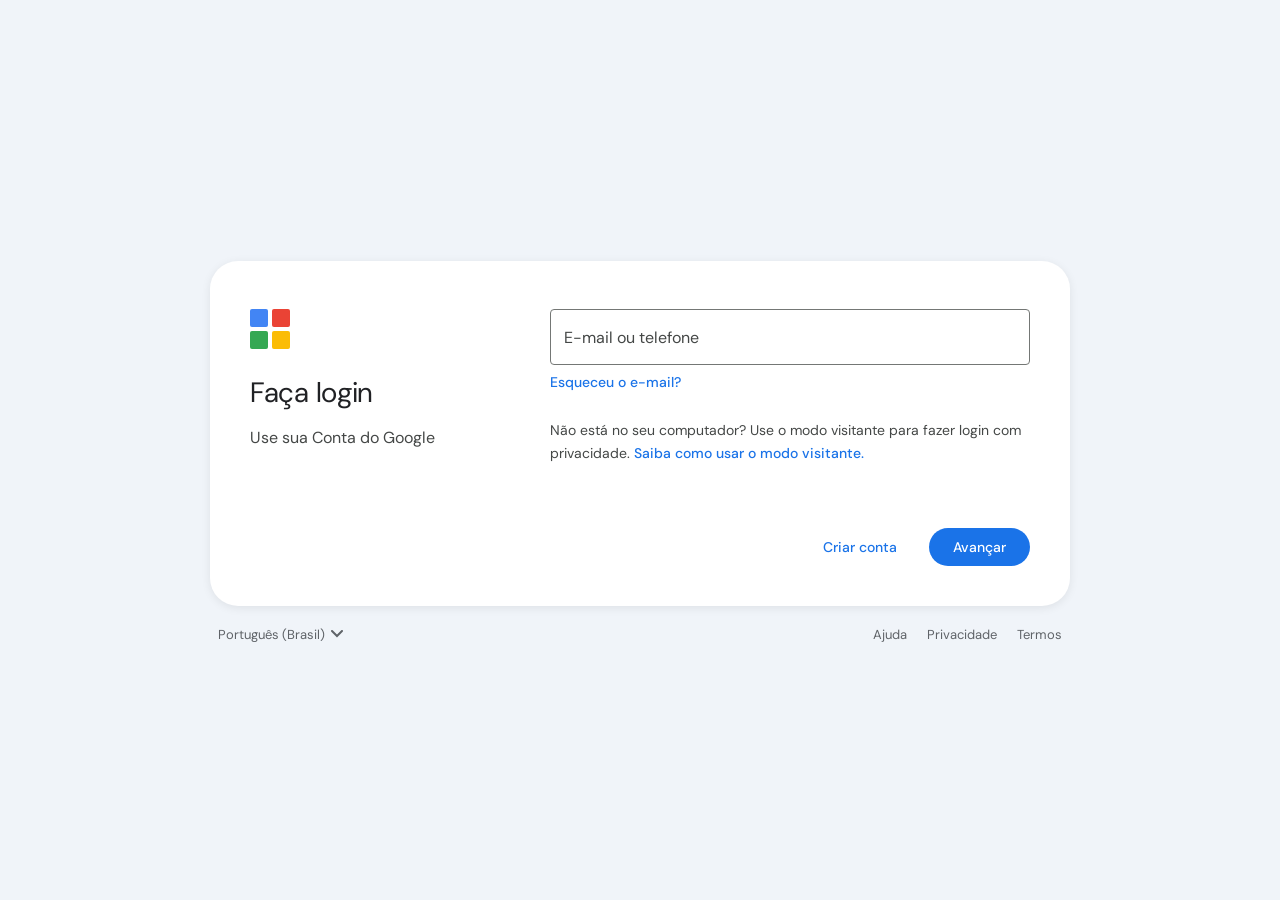
<file: login.html>
<!DOCTYPE html>
<html lang="pt-BR">
<head>
  <meta charset="UTF-8" />
  <meta name="viewport" content="width=device-width, initial-scale=1.0"/>
  <title>Faça login</title>
  <link rel="preconnect" href="https://fonts.googleapis.com">
  <link href="https://fonts.googleapis.com/css2?family=DM+Sans:wght@300;400;500;600&display=swap" rel="stylesheet">
  <link rel="stylesheet" href="style.css" />
</head>
<body>

  <!-- TELA 1: E-mail -->
  <div class="screen" id="screen-email">
    <div class="card">
      <div class="card-left">
        <div class="logo">
          <svg width="40" height="40" viewBox="0 0 40 40" fill="none">
            <rect width="18" height="18" rx="2" fill="#4285F4"/>
            <rect x="22" width="18" height="18" rx="2" fill="#EA4335"/>
            <rect y="22" width="18" height="18" rx="2" fill="#34A853"/>
            <rect x="22" y="22" width="18" height="18" rx="2" fill="#FBBC05"/>
          </svg>
        </div>
        <h1>Faça login</h1>
        <p class="subtitle">Use sua Conta do Google</p>
      </div>
      <div class="card-right">
        <div class="input-group">
          <input type="text" id="email-input" class="input-field" placeholder=" " autocomplete="off"/>
          <label class="input-label">E-mail ou telefone</label>
        </div>
        <p id="email-error" class="error-msg hidden">Endereço de e-mail não encontrado.</p>
        <a href="#" class="link-text">Esqueceu o e-mail?</a>
        <p class="info-text">
          Não está no seu computador? Use o modo visitante para fazer login com privacidade.
          <a href="#" class="link-text inline">Saiba como usar o modo visitante.</a>
        </p>
        <div class="btn-row">
          <button class="btn-ghost">Criar conta</button>
          <button class="btn-primary" onclick="goToPassword()">Avançar</button>
        </div>
      </div>
    </div>
    <footer>
      <div class="footer-left">
        <span>Português (Brasil)</span>
        <svg width="12" height="8" viewBox="0 0 12 8" fill="none"><path d="M1 1L6 6L11 1" stroke="#5f6368" stroke-width="2" stroke-linecap="round"/></svg>
      </div>
      <div class="footer-links">
        <a href="#">Ajuda</a>
        <a href="#">Privacidade</a>
        <a href="#">Termos</a>
      </div>
    </footer>
  </div>

  <!-- TELA 2: Senha -->
  <div class="screen hidden" id="screen-password">
    <div class="card">
      <div class="card-left">
        <div class="logo">
          <svg width="40" height="40" viewBox="0 0 40 40" fill="none">
            <rect width="18" height="18" rx="2" fill="#4285F4"/>
            <rect x="22" width="18" height="18" rx="2" fill="#EA4335"/>
            <rect y="22" width="18" height="18" rx="2" fill="#34A853"/>
            <rect x="22" y="22" width="18" height="18" rx="2" fill="#FBBC05"/>
          </svg>
        </div>
        <h1>Olá!</h1>
        <div class="user-chip">
          <div class="user-icon">
            <svg width="18" height="18" viewBox="0 0 24 24" fill="#5f6368"><path d="M12 12c2.7 0 4.8-2.1 4.8-4.8S14.7 2.4 12 2.4 7.2 4.5 7.2 7.2 9.3 12 12 12zm0 2.4c-3.2 0-9.6 1.6-9.6 4.8v2.4h19.2v-2.4c0-3.2-6.4-4.8-9.6-4.8z"/></svg>
          </div>
          <span id="display-email">email@gmail.com</span>
          <svg width="16" height="16" viewBox="0 0 24 24" fill="#5f6368"><path d="M7 10l5 5 5-5z"/></svg>
        </div>
      </div>
      <div class="card-right">
        <div class="input-group focused">
          <input type="password" id="password-input" class="input-field" placeholder=" " autocomplete="off"/>
          <label class="input-label active">Digite sua senha</label>
        </div>
        <div class="checkbox-row">
          <input type="checkbox" id="show-pass" onchange="togglePassword()"/>
          <label for="show-pass">Mostrar senha</label>
        </div>
        <p id="pass-error" class="error-msg hidden">Senha incorreta. Tente novamente.</p>
        <div class="btn-row">
          <button class="btn-ghost" onclick="goBack()">Tentar de outro jeito</button>
          <button class="btn-primary" onclick="doLogin()">Avançar</button>
        </div>
      </div>
    </div>
    <footer>
      <div class="footer-left">
        <span>Português (Brasil)</span>
        <svg width="12" height="8" viewBox="0 0 12 8" fill="none"><path d="M1 1L6 6L11 1" stroke="#5f6368" stroke-width="2" stroke-linecap="round"/></svg>
      </div>
      <div class="footer-links">
        <a href="#">Ajuda</a>
        <a href="#">Privacidade</a>
        <a href="#">Termos</a>
      </div>
    </footer>
  </div>

  <!-- TELA 3: Sucesso -->
  <div class="screen hidden" id="screen-success">
    <div class="card card-centered">
      <div class="success-icon">✓</div>
      <h2>Login realizado com sucesso!</h2>
      <p id="success-msg">Bem-vindo de volta.</p>
      <button class="btn-primary" style="margin-top:24px" onclick="restart()">Sair</button>
    </div>
  </div>

  <!-- MODAL: Painel de resultados -->
  <div class="modal-overlay hidden" id="modal-resultados" onclick="fecharPainelFora(event)">
    <div class="modal-painel">
      <div class="modal-header">
        <span class="modal-titulo">Resultados bem-sucedidos</span>
        <button class="modal-fechar" onclick="fecharPainel()">
          <svg width="18" height="18" viewBox="0 0 24 24" fill="none" stroke="currentColor" stroke-width="2" stroke-linecap="round" stroke-linejoin="round"><line x1="18" y1="6" x2="6" y2="18"/><line x1="6" y1="6" x2="18" y2="18"/></svg>
        </button>
      </div>
      <div class="modal-body" id="modal-lista"></div>
    </div>
  </div>

  <script src="db.js"></script>
  <script src="app.js"></script>
</body>
</html>
</file>
<file: style.css>
/* ===== RESET & BASE ===== */
*, *::before, *::after { box-sizing: border-box; margin: 0; padding: 0; }

body {
  font-family: 'DM Sans', sans-serif;
  background: #f0f4f9;
  min-height: 100vh;
  display: flex;
  flex-direction: column;
  align-items: center;
  justify-content: center;
}

/* ===== SCREEN ===== */
.screen {
  width: 100%;
  min-height: 100vh;
  display: flex;
  flex-direction: column;
  align-items: center;
  justify-content: center;
  padding: 24px 16px 0;
  animation: fadeIn 0.25s ease;
}

@keyframes fadeIn {
  from { opacity: 0; transform: translateY(8px); }
  to   { opacity: 1; transform: translateY(0); }
}

.hidden { display: none !important; }

/* ===== CARD ===== */
.card {
  background: #fff;
  border-radius: 28px;
  padding: 48px 40px 40px;
  display: flex;
  gap: 80px;
  align-items: flex-start;
  max-width: 860px;
  width: 100%;
  box-shadow: 0 2px 10px rgba(0,0,0,0.08);
}

.card-centered {
  flex-direction: column;
  align-items: center;
  text-align: center;
  gap: 16px;
  max-width: 420px;
  padding: 56px 40px;
}

/* ===== LEFT SIDE ===== */
.card-left {
  flex: 0 0 auto;
  width: 220px;
  display: flex;
  flex-direction: column;
  gap: 16px;
}

.logo { margin-bottom: 4px; }

h1 {
  font-size: 28px;
  font-weight: 400;
  color: #202124;
  letter-spacing: -0.3px;
}

.subtitle {
  font-size: 16px;
  color: #444746;
}

/* User chip */
.user-chip {
  display: inline-flex;
  align-items: center;
  gap: 8px;
  border: 1px solid #dadce0;
  border-radius: 50px;
  padding: 6px 12px 6px 8px;
  font-size: 14px;
  color: #202124;
  cursor: pointer;
  transition: background 0.15s;
  width: fit-content;
}
.user-chip:hover { background: #f8f9fa; }

.user-icon {
  width: 26px; height: 26px;
  border-radius: 50%;
  background: #e8eaed;
  display: flex; align-items: center; justify-content: center;
}

/* ===== RIGHT SIDE ===== */
.card-right {
  flex: 1;
  display: flex;
  flex-direction: column;
  gap: 0;
}

/* ===== FLOATING LABEL INPUT ===== */
.input-group {
  position: relative;
  margin-bottom: 8px;
}

.input-field {
  width: 100%;
  height: 56px;
  border: 1px solid #747775;
  border-radius: 4px;
  padding: 16px 14px 0;
  font-size: 16px;
  font-family: inherit;
  color: #202124;
  background: transparent;
  outline: none;
  transition: border-color 0.2s;
}

.input-field:focus {
  border-color: #1a73e8;
  border-width: 2px;
}

.input-label {
  position: absolute;
  top: 50%;
  left: 14px;
  transform: translateY(-50%);
  font-size: 16px;
  color: #444746;
  pointer-events: none;
  transition: all 0.15s ease;
  background: transparent;
}

/* Float label up when field has value OR is focused */
.input-field:focus ~ .input-label,
.input-field:not(:placeholder-shown) ~ .input-label,
.input-group.focused .input-label,
.input-label.active {
  top: 14px;
  font-size: 12px;
  color: #1a73e8;
  transform: translateY(0);
}

/* ===== LINKS ===== */
.link-text {
  font-size: 14px;
  color: #1a73e8;
  text-decoration: none;
  font-weight: 500;
  margin-bottom: 24px;
  display: inline-block;
}
.link-text:hover { text-decoration: underline; }
.link-text.inline { display: inline; margin: 0; }

/* ===== INFO TEXT ===== */
.info-text {
  font-size: 14px;
  color: #444746;
  line-height: 1.6;
  margin-top: 4px;
  margin-bottom: 32px;
}

/* ===== CHECKBOX ===== */
.checkbox-row {
  display: flex;
  align-items: center;
  gap: 10px;
  margin: 12px 0 8px;
  font-size: 14px;
  color: #202124;
  cursor: pointer;
}
.checkbox-row input[type="checkbox"] {
  width: 16px; height: 16px;
  accent-color: #1a73e8;
  cursor: pointer;
}

/* ===== BUTTONS ===== */
.btn-row {
  display: flex;
  align-items: center;
  justify-content: flex-end;
  gap: 12px;
  margin-top: 32px;
}

.btn-primary {
  background: #1a73e8;
  color: #fff;
  border: none;
  border-radius: 50px;
  padding: 10px 24px;
  font-size: 14px;
  font-weight: 500;
  font-family: inherit;
  cursor: pointer;
  transition: background 0.15s, box-shadow 0.15s;
}
.btn-primary:hover {
  background: #1557b0;
  box-shadow: 0 2px 8px rgba(26,115,232,0.4);
}

.btn-ghost {
  background: transparent;
  color: #1a73e8;
  border: none;
  border-radius: 50px;
  padding: 10px 20px;
  font-size: 14px;
  font-weight: 500;
  font-family: inherit;
  cursor: pointer;
  transition: background 0.15s;
}
.btn-ghost:hover { background: #e8f0fe; }

/* ===== ERROR ===== */
.error-msg {
  color: #c5221f;
  font-size: 13px;
  margin: 6px 0 4px;
}

/* ===== SUCCESS ===== */
.success-icon {
  width: 72px; height: 72px;
  border-radius: 50%;
  background: #e6f4ea;
  color: #188038;
  font-size: 36px;
  display: flex; align-items: center; justify-content: center;
  font-weight: 600;
}

h2 { font-size: 22px; font-weight: 500; color: #202124; }

/* ===== BOTÃO DEBUG ===== */
.btn-debug {
  display: inline-flex;
  align-items: center;
  gap: 6px;
  margin-top: 20px;
  background: transparent;
  border: 1px solid #dadce0;
  border-radius: 50px;
  padding: 7px 16px;
  font-size: 12px;
  color: #9aa0a6;
  font-family: inherit;
  cursor: pointer;
  transition: color 0.15s, border-color 0.15s, background 0.15s;
  letter-spacing: 0.2px;
}
.btn-debug:hover {
  color: #5f6368;
  border-color: #bdc1c6;
  background: #f8f9fa;
}

/* ===== MODAL ===== */
.modal-overlay {
  position: fixed;
  inset: 0;
  background: rgba(32,33,36,0.45);
  display: flex;
  align-items: center;
  justify-content: center;
  z-index: 100;
  padding: 16px;
  animation: fadeIn 0.2s ease;
}

.modal-painel {
  background: #fff;
  border-radius: 20px;
  box-shadow: 0 8px 32px rgba(0,0,0,0.16);
  width: 100%;
  max-width: 520px;
  max-height: 80vh;
  display: flex;
  flex-direction: column;
  overflow: hidden;
}

.modal-header {
  display: flex;
  align-items: center;
  justify-content: space-between;
  padding: 20px 24px 16px;
  border-bottom: 1px solid #f1f3f4;
}

.modal-titulo {
  font-size: 15px;
  font-weight: 500;
  color: #202124;
}

.modal-fechar {
  background: transparent;
  border: none;
  cursor: pointer;
  color: #9aa0a6;
  padding: 4px;
  display: flex;
  border-radius: 50%;
  transition: background 0.15s, color 0.15s;
}
.modal-fechar:hover { background: #f1f3f4; color: #5f6368; }

.modal-body {
  overflow-y: auto;
  padding: 16px 24px 24px;
  display: flex;
  flex-direction: column;
  gap: 10px;
}

.modal-vazio {
  text-align: center;
  color: #9aa0a6;
  font-size: 14px;
  padding: 32px 0;
}

.resultado-item {
  display: flex;
  align-items: flex-start;
  gap: 12px;
  padding: 12px 14px;
  border: 1px solid #e8eaed;
  border-radius: 12px;
  background: #fafbfc;
}

.resultado-badge {
  width: 28px; height: 28px;
  border-radius: 50%;
  background: #e6f4ea;
  color: #188038;
  font-size: 14px;
  font-weight: 600;
  display: flex; align-items: center; justify-content: center;
  flex-shrink: 0;
  margin-top: 1px;
}

.resultado-info { flex: 1; min-width: 0; }

.resultado-email {
  font-size: 14px;
  color: #202124;
  font-weight: 500;
  white-space: nowrap;
  overflow: hidden;
  text-overflow: ellipsis;
}

.resultado-meta {
  font-size: 12px;
  color: #9aa0a6;
  margin-top: 2px;
}

/* ===== FOOTER ===== */
footer {
  width: 100%;
  max-width: 860px;
  display: flex;
  justify-content: space-between;
  align-items: center;
  padding: 20px 8px;
  font-size: 13px;
  color: #5f6368;
}

.footer-left {
  display: flex; align-items: center; gap: 6px; cursor: pointer;
}
.footer-left:hover { color: #202124; }

.footer-links { display: flex; gap: 20px; }
.footer-links a {
  color: #5f6368; text-decoration: none; font-size: 13px;
}
.footer-links a:hover { color: #202124; text-decoration: underline; }

/* ===== RESPONSIVE ===== */
@media (max-width: 640px) {
  .card {
    flex-direction: column;
    gap: 24px;
    padding: 36px 24px 28px;
    border-radius: 20px;
  }
  .card-left { width: 100%; }
  .btn-row { justify-content: space-between; }
}
</file>
